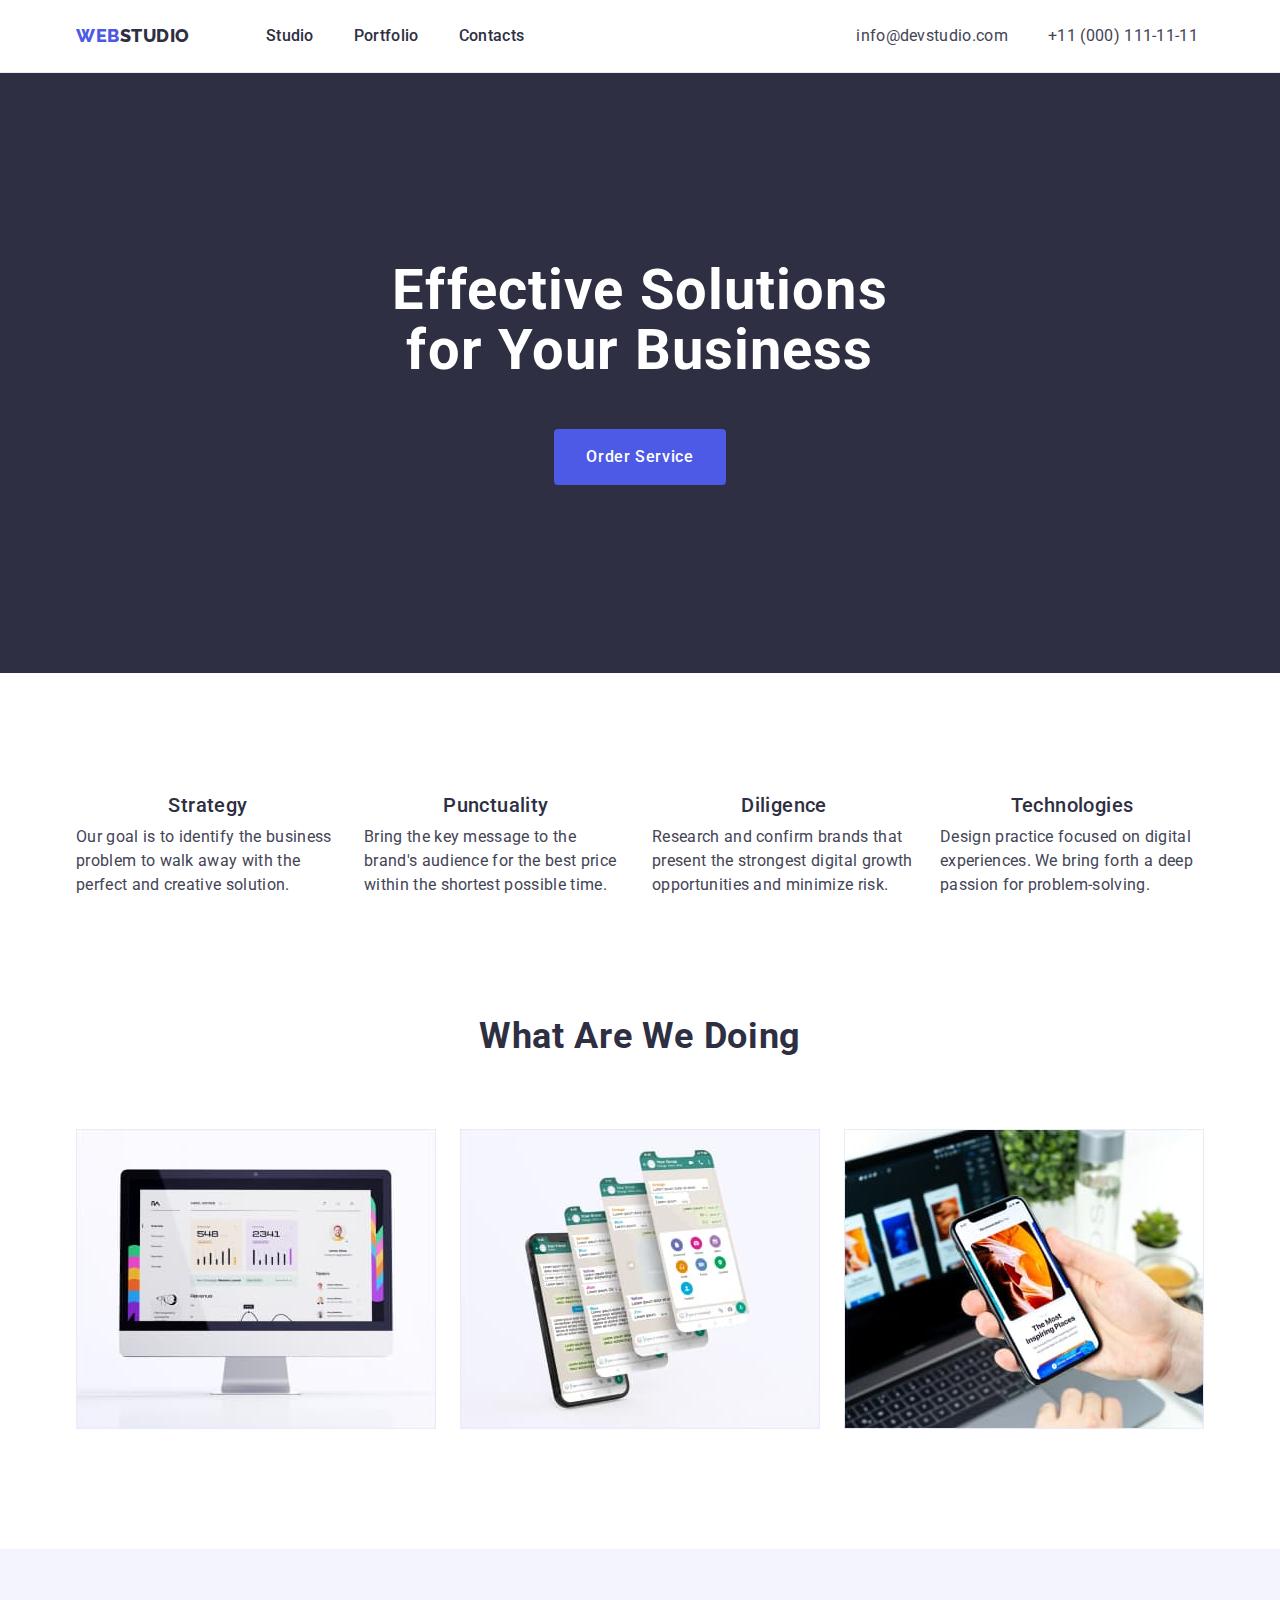
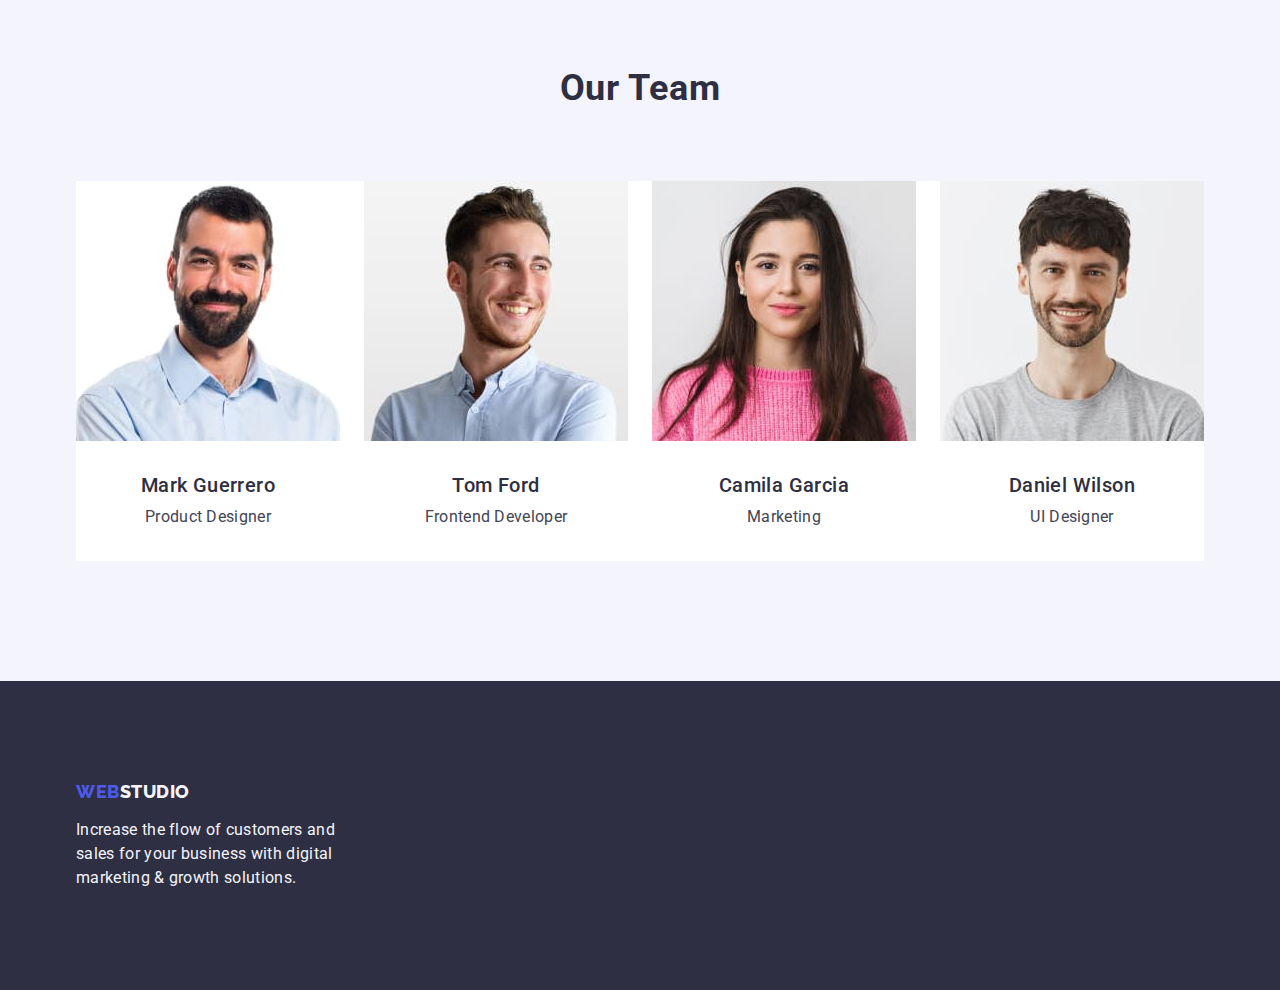
<file: index.html>
<!DOCTYPE html>
<html lang="en">
<head>
    <meta charset="UTF-8">
    <meta name="viewport" content="width=device-width, initial-scale=1.0">
    <title>Studio</title>
    <link rel="stylesheet" href="https://cdnjs.cloudflare.com/ajax/libs/modern-normalize/1.0.0/modern-normalize.min.css" />
    <link rel="preconnect" href="https://fonts.googleapis.com">
    <link rel="preconnect" href="https://fonts.gstatic.com" crossorigin>
    <link href="https://fonts.googleapis.com/css2?family=Raleway:wght@800&family=Roboto:wght@400;500;700;900&display=swap"
        rel="stylesheet">
    <link rel="stylesheet" href="css/styles.css">
    
</head>
<body>
    <header class="header">
        <div class="container header-container">
            <nav class="navigation">
                <a class="link nav-logo" href="/">Web<span class="nav-span">Studio</span></a>
                <ul class="list menu">
                    <li><a class="link pages" href="./index.html">Studio</a></li>
                    <li><a class="link pages" href="./portfolio.html">Portfolio</a></li>
                    <li><a class="link pages" href="">Contacts</a></li>
                </ul>
            </nav>
            <address class="address">
                <ul class="list addresslist"> 
                    <li><a class="link contacts" href="mailto:info@devstudio.com">info@devstudio.com</a></li>
                    <li><a class="link contacts" href="tel:+110001111111">+11 (000) 111-11-11</a></li>
                </ul>
            </address>
        </div>
    </header>
    <main>
        <section class="top-html">
           <div class="container container-top-html">
                <h1 class="top-heading">Effective Solutions for Your Business</h1>
                <button class="interactive order-button" type="button">Order Service</button>
            </div>
        </section>
        <section class="first-html">
            <div class="container">
                <h2 class="visually-hidden">/</h2>
                <ul class="list first-html-list">
                    <li class="first-point-one"><h3 class="third-header">Strategy</h3>
                        <p class="paragraph">Our goal is to identify the business
                            problem to walk away with the perfect 
                            and creative solution.</p>
                    </li>
                    <li class="first-point-one"><h3 class="third-header">Punctuality</h3>
                        <p class="paragraph">Bring the key message to
                            the brand's audience for the best price within 
                            the shortest possible time.</p>
                    </li>
                    <li class="first-point-one"><h3 class="third-header">Diligence</h3>
                        <p class="paragraph">Research and confirm brands that 
                            present the strongest digital 
                            growth opportunities 
                            and minimize risk.</p>
                    </li>
                    <li class="first-point-one"><h3 class="third-header">Technologies</h3>
                        <p class="paragraph">Design practice focused on 
                            digital experiences. We bring 
                            forth a deep passion 
                            for problem-solving.</p>
                    </li>
                </ul>
            </div>
        </section>
        <section class="second-html">
           <div class="container">
                <h2 class="second-heading">What are we doing</h2>
                <ul class="list second-html-list">
                    <li class="second-point-one"> <img src="./images/imacphoto.jpg" width="360" height="300"  alt="old imac"> </li>
                    <li class="second-point-one"> <img src="./images/smartview.jpg" width="360" height="300" alt="phone with many views"> </li>
                    <li class="second-point-one"> <img src="./images/phone.jpg" width="360" height="300" alt="smartphone in hand"> </li>
                </ul>
            </div>
        </section>
        <section class="third-html">
            <div class="container">
                <h2 class="third-heading">Our Team</h2>
                    <ul class="list third-html-list">
                        <li class="images-list">
                            <img src="./images/mark.jpg" width="264" height="260" alt="Man with black beard in bleu shirt">
                            <div class="employees">
                                <h3 class="third-header">Mark Guerrero</h3> 
                                <p class="paragraph-employee">Product Designer</p>
                            </div>
                        </li>
                        <li class="images-list">
                            <img src="./images/tom.jpg" width="264" height="260" alt="A man with brown hair in blue shirt">
                            <div class="employees">
                                <h3 class="third-header">Tom Ford</h3> 
                                <p class="paragraph-employee">Frontend Developer</p>
                            </div>
                        </li>
                        <li class="images-list">
                            <img src="./images/camila.jpg" width="264" height="260" alt="A woman with dark hair in pink jumper">
                            <div class="employees">
                                <h3 class="third-header">Camila Garcia</h3> 
                                <p class="paragraph-employee">Marketing</p>
                            </div>
                        </li>
                        <li class="images-list">
                            <img src="./images/daniel.jpg" width="264" height="260" alt="A man with dark hair and short beard">
                            <div class="employees">
                                <h3 class="third-header">Daniel Wilson</h3> 
                                <p class="paragraph-employee">UI Designer</p>
                            </div>
                        </li>
                    </ul>
            </div>
        </section>
    </main>
    <footer class="footer">
        <div class="container">
            <a class="link footer-logo" href="/">Web<span class="footer-span">Studio</span></a>
            <p class="footer-text">Increase the flow of customers and 
                sales for your business with digital 
                marketing &#38; growth solutions.</p>
        </div>
    </footer>
</body>
</html>
</file>
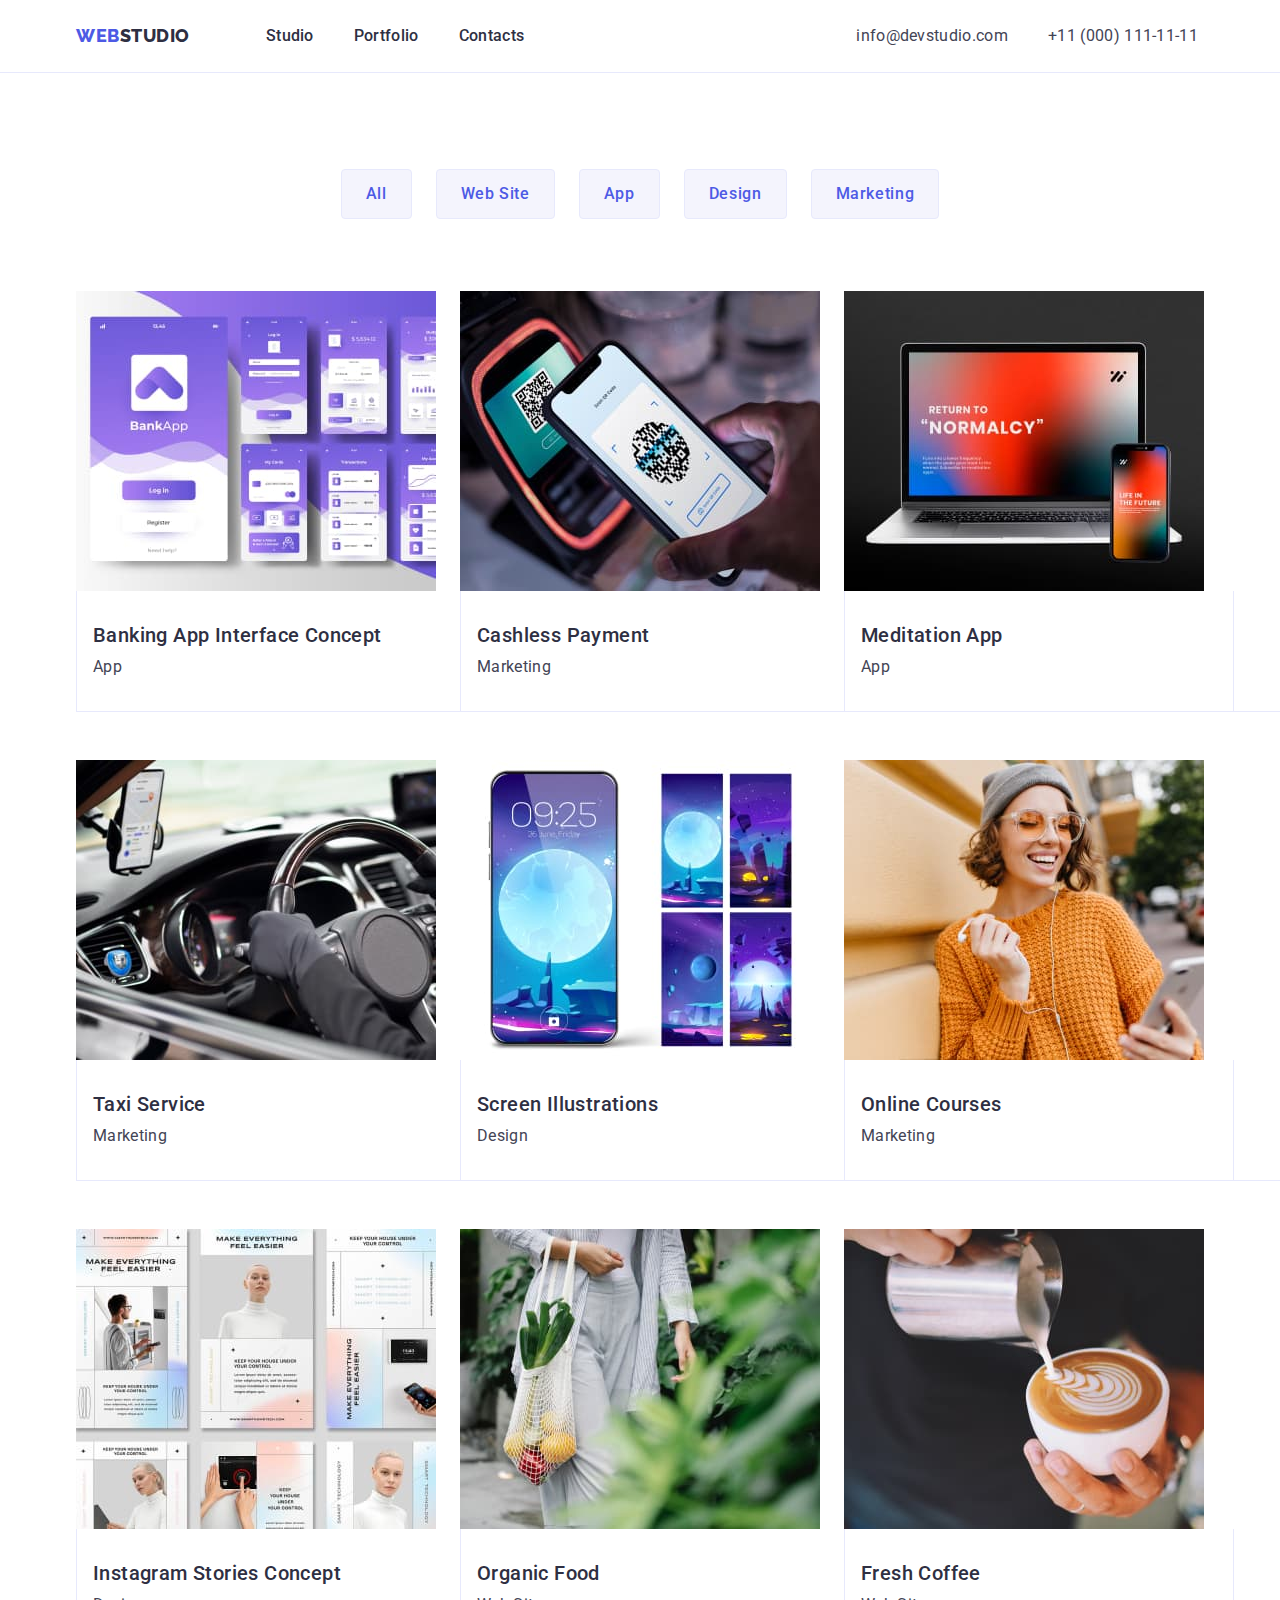
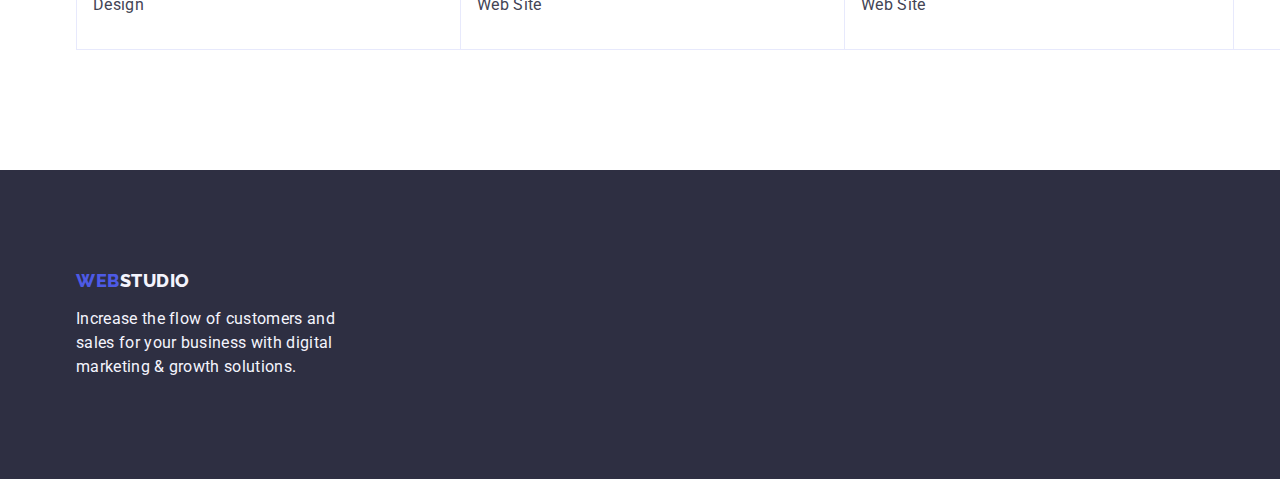
<file: portfolio.html>
<!DOCTYPE html>
<html lang="en">
<head>
    <meta charset="UTF-8">
    <meta name="viewport" content="width=device-width, initial-scale=1.0">
    <title>Portfolio</title>
    <link rel="stylesheet" href="https://cdnjs.cloudflare.com/ajax/libs/modern-normalize/1.0.0/modern-normalize.min.css" />
    <link rel="preconnect" href="https://fonts.googleapis.com">
    <link rel="preconnect" href="https://fonts.gstatic.com" crossorigin>
    <link href="https://fonts.googleapis.com/css2?family=Raleway:wght@800&family=Roboto:wght@400;500;700;900&display=swap"
        rel="stylesheet">
    <link rel="stylesheet" href="css/styles.css">
    
</head>
<body>
    <header class="header">
        <div class="container header-container">
            <nav class="navigation">
                <a class="link nav-logo" href="/">Web<span class="nav-span">Studio</span></a>
                <ul class="list menu">
                    <li><a class="link pages" href="./index.html">Studio</a></li>
                    <li><a class="link pages" href="./portfolio.html">Portfolio</a></li>
                    <li><a class="link pages" href="">Contacts</a></li>
                </ul>
            </nav>
            <address class="address">
                <ul class="list addresslist">
                    <li><a class="link contacts" href="mailto:info@devstudio.com">info@devstudio.com</a></li>
                    <li><a class="link contacts" href="tel:+110001111111">+11 (000) 111-11-11</a></li>
                </ul>
            </address>
        </div>
    </header>
    <main>
        <section class="portfolio-section-one">
          <div class="container">    
                <h1 class="visually-hidden">/</h1>
                <ul class="list buttons-list">
                    <li> <button class="buttons" type="button">All</button></li>
                    <li> <button class="buttons" type="button">Web Site</button></li>
                    <li> <button class="buttons" type="button">App</button></li>
                    <li> <button class="buttons" type="button">Design</button></li>
                    <li> <button class="buttons" type="button">Marketing</button></li>
                </ul>
                <ul class="list portfolio-images-list">
                        <li class="offers">
                            <a class="link" href=""> 
                                <img src="./images/bankapp.jpg" width="360" height="300" alt="bank app view">
                                <div class="container offer-container">
                                    <h2 class="portfolio-second-heading">Banking App Interface Concept</h2>
                                    <p class="paragraph-link-portfolio">App</p>
                                </div>
                        </a>
                            
                        </li>
                        <li class="offers">
                            <a class="link portfolio-image-link" href="">
                                <img src="./images/cashlesspay.jpg" width="360" height="300" alt="Cashless Payment">
                                <div class="container offer-container">
                                    <h2 class="portfolio-second-heading">Cashless Payment</h2>
                                    <p class="paragraph-link-portfolio">Marketing</p>
                                </div>
                            </a>
                            
                        </li>
                        <li class="offers">
                            <a class="link portfolio-image-link" href="">
                                <img src="./images/laptop.jpg" width="360" height="300" alt="Laptop and smartphone">
                                <div class="container offer-container">
                                    <h2 class="portfolio-second-heading">Meditation App</h2>
                                    <p class="paragraph-link-portfolio">App</p>
                                </div>
                            </a>
                            
                        </li>
                    
                    
                        <li class="offers">
                            <a class="link portfolio-image-link" href="">
                                <img src="./images/insidecar.jpg" width="360" height="300" alt="A man hodlin hands on the steering wheel">
                                <div class="container offer-container">
                                    <h2 class="portfolio-second-heading">Taxi Service</h2>
                                    <p class="paragraph-link-portfolio">Marketing</p>
                                </div>
                            </a>
                            
                        </li>
                        <li class="offers">
                            <a class="link portfolio-image-link" href="">
                                <img src="./images/screens.jpg" width="360" height="300" alt="smartphone and four wallpapers">
                                <div class="container offer-container">
                                    <h2 class="portfolio-second-heading">Screen Illustrations</h2>
                                    <p class="paragraph-link-portfolio">Design</p>
                                </div>
                            </a>
                            
                        </li>
                        <li class="offers">
                            <a class="link portfolio-image-link" href="">
                                <img src="./images/girl.jpg" width="360" height="300" alt="a smiling girl">
                                <div class="container offer-container">
                                    <h2 class="portfolio-second-heading">Online Courses</h2>
                                    <p class="paragraph-link-portfolio">Marketing</p>
                                </div>
                            </a>
                            
                        </li>
                   
                        <li class="offers">
                            <a class="link portfolio-image-link" href="">
                                <img src="./images/cv.jpg" width="360" height="300" alt="project cards">
                                <div class="container offer-container">
                                    <h2 class="portfolio-second-heading">Instagram Stories Concept</h2>
                                    <p class="paragraph-link-portfolio">Design</p>
                                </div>
                            </a>
                            
                        </li>
                        <li class="offers">
                            <a class="link portfolio-image-link" href="">
                                <img src="./images/grocery.jpg" width="360" height="300" alt="grocery in the bag">
                                <div class="container offer-container">
                                <h2 class="portfolio-second-heading">Organic Food</h2>
                                <p class="paragraph-link-portfolio">Web Site</p>
                                </div>
                            </a>
                            
                        </li>
                        <li class="offers">
                            <a class="link portfolio-image-link" href="">
                                <img src="./images/coffe.jpg" width="360" height="300" alt="cup of coffee">
                                <div class="container offer-container">
                                <h2 class="portfolio-second-heading">Fresh Coffee</h2>
                                <p class="paragraph-link-portfolio">Web Site</p>
                                </div>
                            </a>
                            
                        </li>
                    </ul>
                </div>
        </section>
    </main>
        <footer class="footer">
            <div class="container">
                <a class="link footer-logo" href="/">Web<span class="footer-span">Studio</span></a>
                <p class="footer-text">Increase the flow of customers and
                            sales for your business with digital
                            marketing &#38; growth solutions.</p>
            </div>
</footer>
</body>
</html>
</file>
<file: css/styles.css>
body {
    font-family: Roboto, sans-serif;
        color: rgba(67, 68, 85, 1);
        background-color: var(--WHITE, #FFFFFF);
}
:root {
    font-family: Roboto, sans-serif;
    color: rgba(67, 68, 85, 1);
    background-color: var(--WHITE, #FFFFFF);
    font-size: 16px;
    font-style: normal;
    font-weight: 400;
    letter-spacing: 0.32px;
    line-height: 150%;
}
h1, h2, h3, h4, h5, h6, p, ul {
    margin: 0;
    padding: 0;
}

.visually-hidden {
    position: absolute;
    width: 1px;
    height: 1px;
    margin: -1px;
    border: 0;
    padding: 0;
    white-space: nowrap;
    clip-path: inset(100%);
    clip: rect(0 0 0 0);
    overflow: hidden;
}

img {
    display: block;
}
.list {
    list-style: none;
    background: var(--WHITE, #FFF);
    display: flex;
}

.link {
    text-decoration: none;
    color: var(--SLATE, #434455);
}

.container {
    width: 1158px;
    margin: 0 auto;
    padding-left: 15px;
    padding-right: 15px;
}
.header-container{
    display: flex;
    width: 1158px;
    margin: 0 auto;
    padding-left: 0 15px;
    padding-right: 0 15px;
    text-align: center;
    
}

.navigation {
    display: flex;
    align-items: center;
}

.link:hover {
    color: var(--SLATE, #434455);
}

.link:focus {
    color: var(--SLATE, #434455);
}
.header{
    border-bottom: 1px solid #e7e9fc;
    
}
.address {
    font-style: normal;
    display: flex;
    gap: 40px;
    margin-left: 332px;
}

.addresslist{
    gap: 40px;
}
.nav-logo {
    color: var(--IRIS, #4D5AE5);
    font-family: Raleway, sans-serif;
    font-size: 18px;
    font-weight: 800;
    line-height: 1.17;
    letter-spacing: 0.54px;
    text-transform: uppercase;
    margin-right: 76px;
    
}

.nav-span {
    color: var(--NAVY-BLUE, #2E2F42);
    font-family: Raleway, sans-serif;
    font-size: 18px;
    font-weight: 800;
    line-height: 1.17;
    letter-spacing: 0.54px;
    text-transform: uppercase;
}
.menu{
    display: flex;
    gap: 40px;
}
.pages {
    color: var(--NAVY-BLUE, #2E2F42);
    font-family: Roboto, sans-serif;
    font-size: 16px;
    font-weight: 500;
    line-height: 150%;
    letter-spacing: 0.32px;
    margin-left: 0;
    margin-right: 0;
    padding: 24px 0;
    display: flex;
    gap: 40px;
}

.pages:hover {
    color: var(--OCEAN, #404BBF);
}

.pages:focus {
    color: var(--OCEAN, #404BBF);
}

.contacts {
    color: var(--SLATE, #434455);
    font-family: Roboto, sans-serif;
    font-size: 16px;
    font-style: normal;
    line-height: 150%;
    letter-spacing: 0.32px;
    margin-left: 0;
    margin-right: 0;
    padding: 24px 0;
    display: flex;
    gap: 40px;
    
}

.contacts:hover {
    color: var(--OCEAN, #404BBF);
}

.contacts:focus {
    color: var(--OCEAN, #404BBF);
}

.top-html {
    background-color: var(--NAVY-BLUE, #2E2F42);
    padding: 188px 0;
    display: flex;
    align-items: center;

}

.top-html:focus {
    background-color: var(--OCEAN, #404BBF);
}

.top-heading {
    color: var(--WHITE, #FFF);
    font-family: Roboto, sans-serif;
    font-size: 56px;
    font-weight: 700;
    line-height: 107.143%;
    letter-spacing: 1.12px;
    max-width: 496px;
    text-align: center;
    margin-left: auto;
    margin-right: auto;
    
}

.order-button {
    background: var(--IRIS, #4D5AE5);
    color: var(--WHITE, #FFF);
    font-family: Roboto, sans-serif;
    font-size: 16px;
    font-weight: 500;
    line-height: 150%;
    letter-spacing: 0.64px;
    cursor: pointer;
    display: block;
    min-width: 169px;
    height: 56px;
    border: none;
    border-radius: 4px;
    margin-left: auto;
    margin-right: auto;
    margin-top: 48px;
    padding: 16px 32px 16px 32px;
        
}

.order-button:hover {
    color: var(--OCEAN, #404BBF);
    background-color: #404bbf;
    cursor: pointer;

}

.order-button:focus {
    color: var(--OCEAN, #404BBF);
    background-color: #404BBF;
}
.first-html{
    padding: 120px 0;
}
.first-html-list{
    display: flex;
    gap: 24px;
}
.first-point-one{
    width: calc((100% - 72px) / 4);
}   

.third-html {
    background-color: var(--CLOUD, #F4F4FD);
    padding: 120px 0;
    gap: 24px;
}
.third-heading{
    color: var(--NAVY-BLUE, #2E2F42);
    text-align: center;
    font-family: Roboto, sans-serif;
    font-size: 36px;
    font-weight: 700;
    line-height: 111.111%;
    letter-spacing: 0.72px;
    text-transform: capitalize;
    margin-bottom: 72px;

}
.third-html-list{
    display: flex;
    gap: 24px;
}

.images-list {
    background: var(--WHITE, #FFF);
    width: calc((100% - 72px) / 4);
    border-radius: 0px 0px 4px 4px;
}

.employees{
    padding: 32px 0px;

}

.buttons-list {
    display: flex;
    justify-content: center;
    gap: 24px;
    margin-bottom: 72px;
}

.buttons {
    border: 1px solid var(--CORNFLOWER, #E7E9FC);
    background: var(--CLOUD, #F4F4FD);
    color: var(--IRIS, #4D5AE5);
    text-align: center;
    font-family: Roboto, sans-serif;
    font-size: 16px;
    font-weight: 500;
    line-height: 150%;
    letter-spacing: 0.64px;
    padding: 12px 24px;
    border-radius: 4px;

}

.buttons:hover {
    background: var(--OCEAN, #404BBF);
    color: var(--WHITE, #FFF);
    text-align: center;
    font-family: Roboto, sans-serif;
    font-size: 16px;
    font-weight: 500;
    line-height: 150%;
    letter-spacing: 0.64px;
    cursor: pointer;
    border: 1px solid transparent;
}

.buttons:focus {
    background: var(--OCEAN, #404BBF);
    color: var(--WHITE, #FFF);
    text-align: center;
    font-family: Roboto, sans-serif;
    font-size: 16px;
    font-weight: 500;
    line-height: 150%;
    letter-spacing: 0.64px;
    cursor: pointer;
    border: 1px solid transparent;
}

.portfolio-images-list{
    display: flex;
    flex-wrap: wrap;
    column-gap: 24px;
    row-gap: 48px;    
}
.offers{
    width: calc((100% - 48px) / 3);
}

.offer-container{
    
    border: 1px solid #e7e9fc;
    border-top: none;
    padding: 32px 16px;
}
.container-top-html{
    
}
.second-html{
    padding-bottom: 120px;
}
.second-heading {
    color: var(--NAVY-BLUE, #2E2F42);
    text-align: center;
    font-family: Roboto, sans-serif;
    font-size: 36px;
    font-weight: 700;
    line-height: 111.111%;
    letter-spacing: 0.72px;
    text-transform: capitalize;
    margin-bottom: 72px;
}

.second-html-list{
    display: flex;
    gap: 24px;

}

.second-point-one{
    width: calc((100% - 48px) / 3);
}

.third-header {
    color: var(--NAVY-BLUE, #2E2F42);
    font-family: Roboto, sans-serif;
    font-size: 20px;
    font-weight: 500;
    line-height: 120%;
    letter-spacing: 0.4px;
    margin-bottom: 8px;
    text-align: center;
    margin-bottom: 8px;
}

.paragraph {
    font-size: 16px;
}
.paragraph-employee{
    font-size: 16px;
    text-align: center
}
.portfolio-section-one{
    padding: 96px 0 120px 0
}
.portfolio-image-link:hover {
    color: var(--OCEAN, #404BBF);
}

.portfolio-image-link:focus {
    color: var(--OCEAN, #404BBF);
}

.portfolio-second-heading {
    color: var(--NAVY-BLUE, #2E2F42);
    font-family: Roboto;
    font-size: 20px;
    font-weight: 500;
    line-height: 1.2;
    letter-spacing: 0.4px;
    margin-bottom: 8px
}

.paragraph-link-portfolio {
    color: var(--SLATE, #434455);
    font-family: Roboto;
    font-size: 16px;
    font-weight: 400;
    line-height: 1.5;
    letter-spacing: 0.32px;
}

.footer {
    background: var(--NAVY-BLUE, #2E2F42);
    padding: 100px 0;
}

.footer-logo {
    color: var(--IRIS, #4D5AE5);
    font-family: Raleway, sans-serif;
    font-size: 18px;
    font-weight: 800;
    line-height: 1.17;
    letter-spacing: 0.54px;
    text-transform: uppercase;
    display: inline-block;
    margin-bottom: 16px;
}

.footer-span {
    color: var(--CLOUD, #F4F4FD);
    font-family: Raleway, sans-serif;
    font-size: 18px;
    font-weight: 800;
    line-height: 1.17;
    letter-spacing: 0.54px;
    text-transform: uppercase;
}

.footer-text {
    color: var(--CLOUD, #F4F4FD);
    font-family: Roboto, sans-serif;
    font-size: 16px;
    line-height: 150%;
    letter-spacing: 0.32px;
    background-color: var(--NAVY-BLUE, #2E2F42);
    max-width: 264px;
}
</file>
